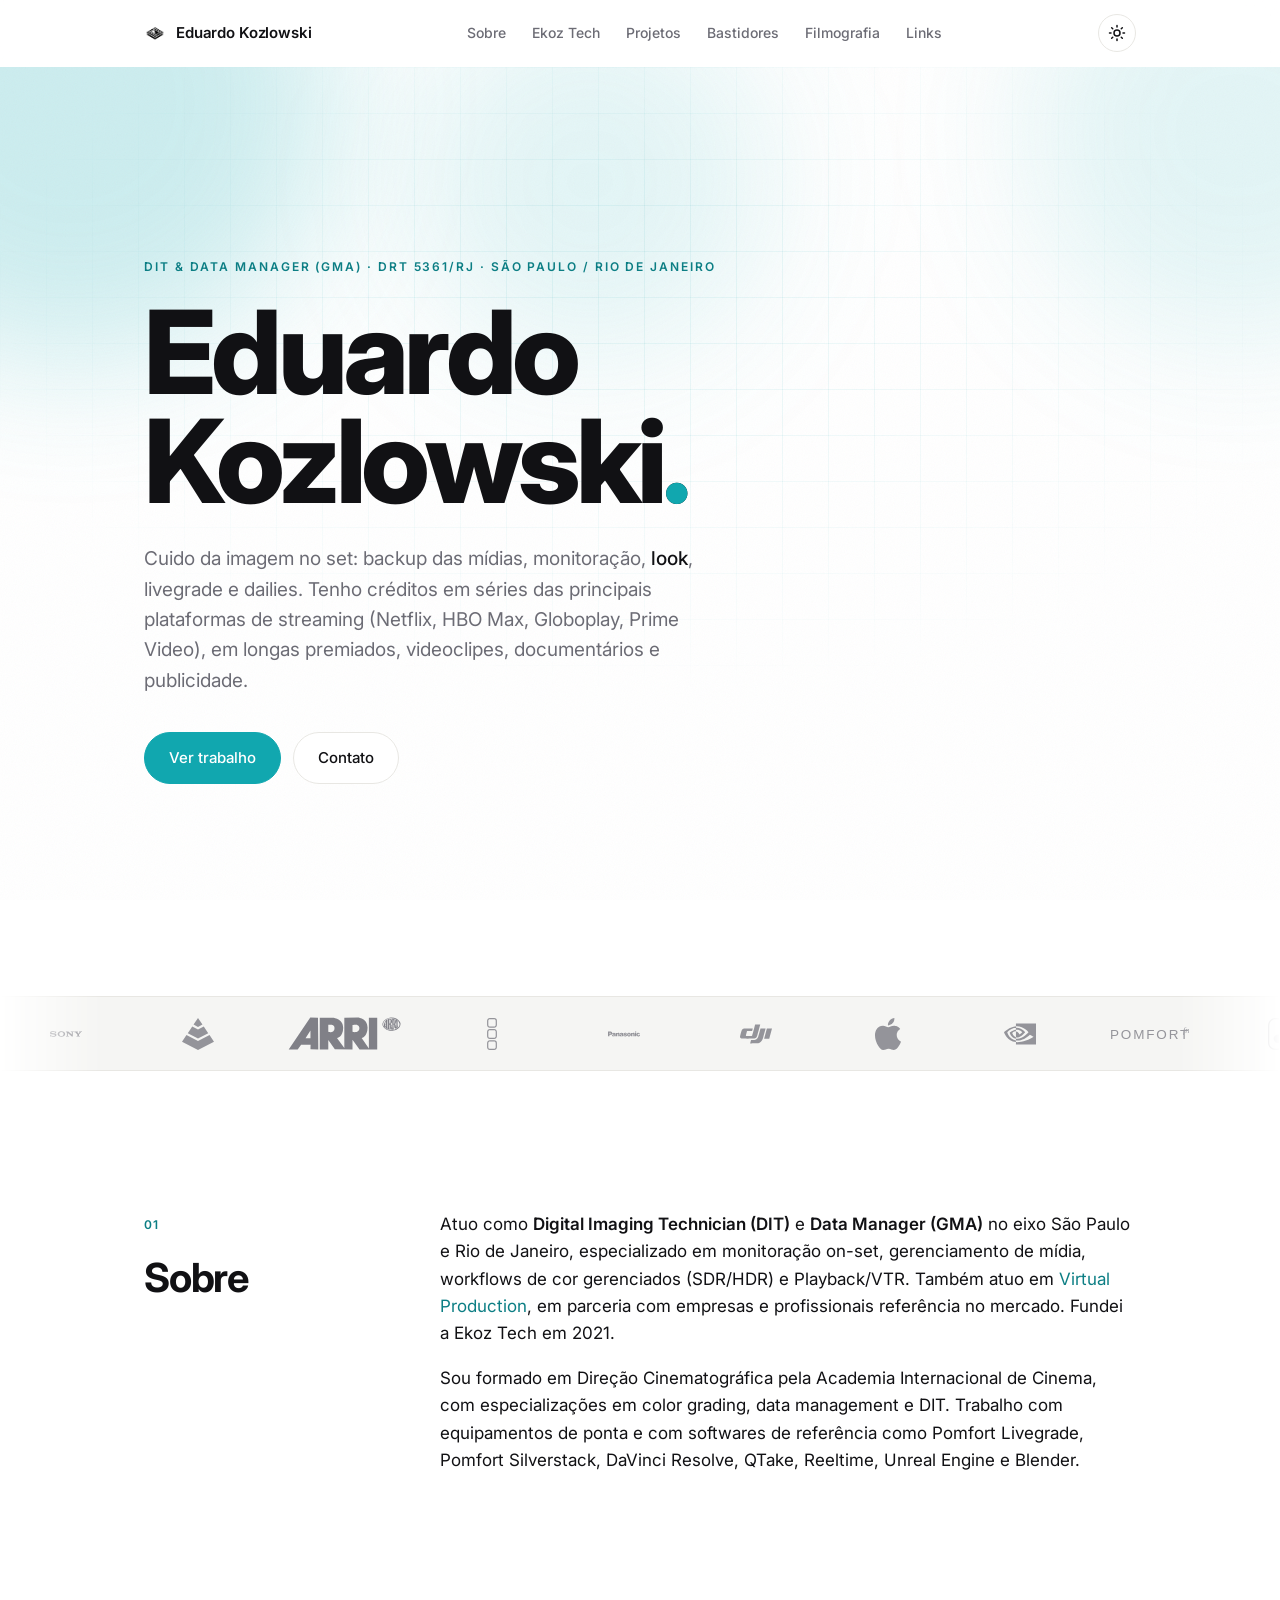
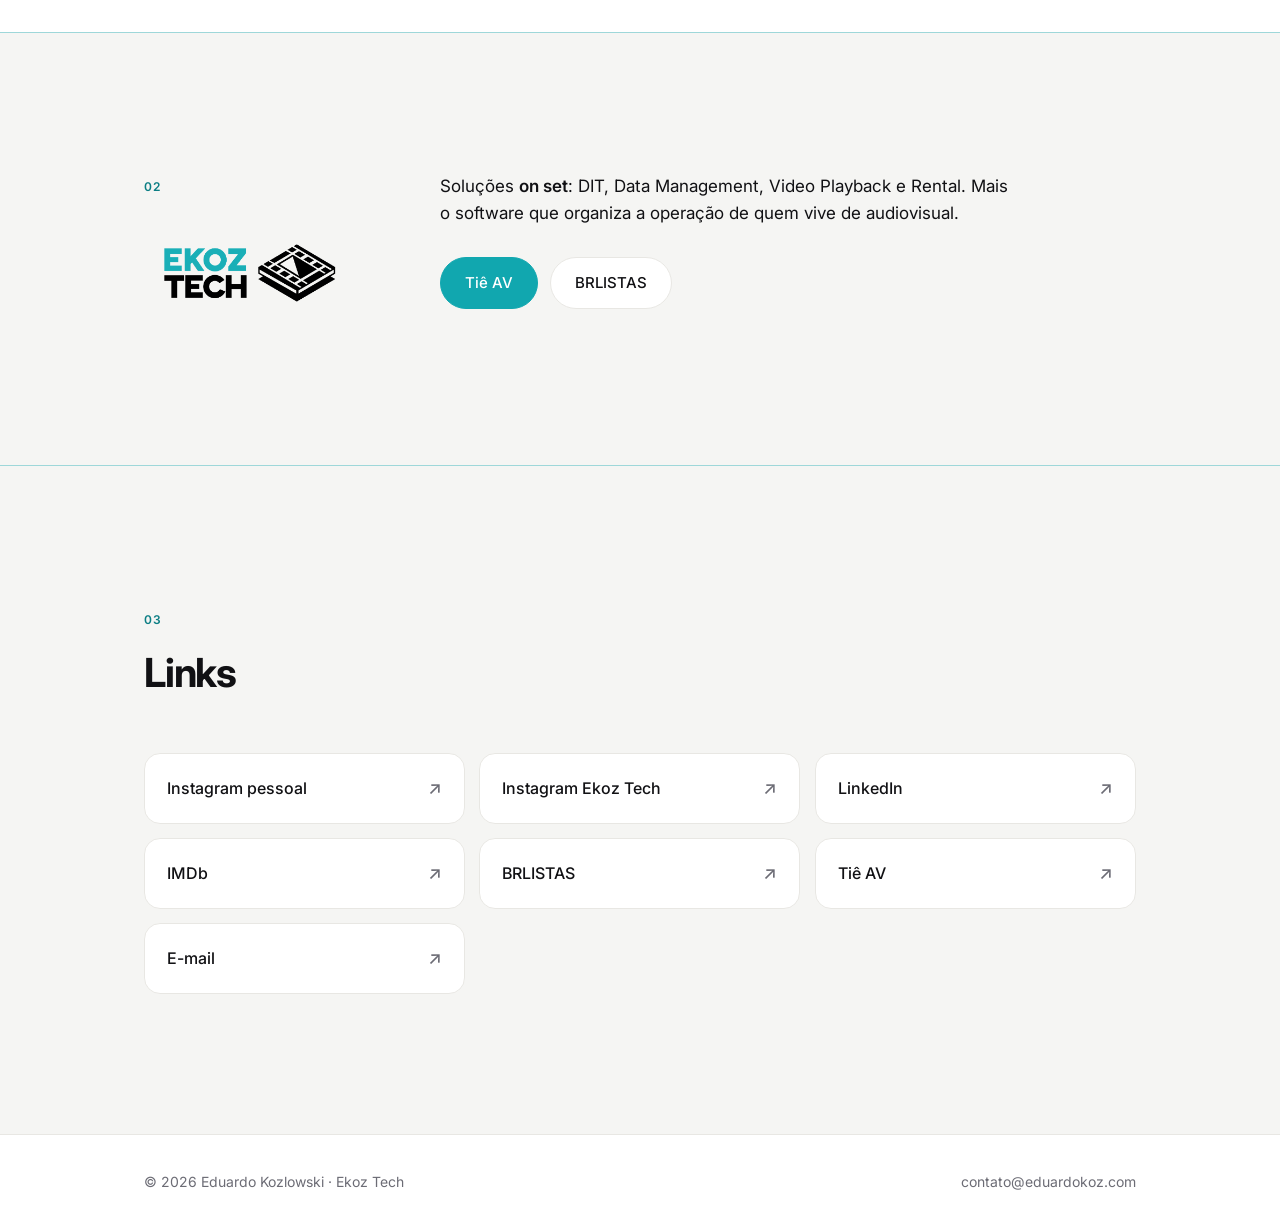
<file: index.html>
<!DOCTYPE html>
<html lang="pt-BR" data-theme="light">
<head>
  <meta charset="UTF-8" />
  <meta name="viewport" content="width=device-width, initial-scale=1.0" />
  <title>Eduardo Kozlowski · DIT · Técnico em Imagem Digital</title>
  <meta name="description" content="Eduardo Kozlowski, Técnico de Imagem Digital (DIT) e fundador da Ekoz Tech. Créditos em séries da Netflix, longas e publicidade. Portfólio, projetos e filmografia." />
  <meta name="theme-color" content="#ffffff" />

  <meta property="og:title" content="Eduardo Kozlowski · DIT · Ekoz Tech" />
  <meta property="og:description" content="Técnico de Imagem Digital. Séries Netflix, longas e publicidade." />
  <meta property="og:type" content="website" />
  <meta property="og:url" content="https://eduardokoz.com" />

  <!-- Evita flash de tema errado: define o tema antes do paint -->
  <script>
    (function () {
      try {
        var t = localStorage.getItem("theme");
        if (!t) t = matchMedia("(prefers-color-scheme: dark)").matches ? "dark" : "light";
        document.documentElement.classList.add("js");
        document.documentElement.setAttribute("data-theme", t);
      } catch (e) {}
    })();
  </script>

  <link rel="icon" type="image/png" href="assets/ekoz-symbol.png" />
  <link rel="apple-touch-icon" href="assets/ekoz-symbol.png" />
  <link rel="preconnect" href="https://fonts.googleapis.com" />
  <link rel="preconnect" href="https://fonts.gstatic.com" crossorigin />
  <link href="https://fonts.googleapis.com/css2?family=Inter:wght@400;500;600;700;800&display=swap" rel="stylesheet" />
  <link rel="stylesheet" href="styles.css" />
</head>
<body>
  <div class="progress" id="progress"></div>
  <div class="grain" aria-hidden="true"></div>

  <header class="nav" id="nav"></header>

  <main id="top">
    <!-- HERO -->
    <section class="hero">
      <div class="hero__aura" aria-hidden="true"><span></span><span></span><span></span></div>
      <div class="wrap hero__inner">
        <p class="hero__eyebrow reveal">DIT &amp; Data Manager (GMA) · DRT 5361/RJ · São Paulo / Rio de Janeiro</p>
        <h1 class="hero__title reveal" style="--d:1">
          Eduardo<br />Kozlowski<span class="hero__dot">.</span>
        </h1>
        <p class="hero__lead reveal" style="--d:2">
          Cuido da imagem no set: backup das mídias, monitoração, <em>look</em>, livegrade
          e dailies. Tenho créditos em séries das principais plataformas de
          streaming (Netflix, HBO Max, Globoplay, Prime Video), em longas premiados,
          videoclipes, documentários e publicidade.
        </p>
        <div class="hero__cta reveal" style="--d:3">
          <a class="btn btn--primary" href="#projetos">Ver trabalho</a>
          <a class="btn" href="mailto:contato@eduardokoz.com">Contato</a>
        </div>
        <div class="hero__social reveal" style="--d:4">
          <a class="social social--imdb" href="https://www.imdb.com/name/nm12542369/" target="_blank" rel="noopener" aria-label="IMDb">IMDb</a>
          <a class="social social--circle" href="https://www.instagram.com/edukoz_/" target="_blank" rel="noopener" aria-label="Instagram">
            <svg viewBox="0 0 24 24" width="19" height="19" fill="none" stroke="currentColor" stroke-width="2"><rect x="3" y="3" width="18" height="18" rx="5"/><circle cx="12" cy="12" r="4"/><circle cx="17.5" cy="6.5" r="1.1" fill="currentColor" stroke="none"/></svg>
          </a>
          <a class="social social--circle" href="https://www.linkedin.com/in/eduardo-kozlowski-293a231a4" target="_blank" rel="noopener" aria-label="LinkedIn">
            <svg viewBox="0 0 24 24" width="19" height="19" fill="currentColor"><path d="M4.98 3.5C4.98 4.88 3.87 6 2.5 6S0 4.88 0 3.5 1.12 1 2.5 1s2.48 1.12 2.48 2.5zM.5 8h4V23h-4V8zm7 0h3.8v2.05h.05c.53-1 1.83-2.05 3.77-2.05 4.03 0 4.78 2.65 4.78 6.1V23h-4v-6.6c0-1.57-.03-3.6-2.2-3.6-2.2 0-2.53 1.72-2.53 3.49V23h-4V8z"/></svg>
          </a>
        </div>
      </div>
    </section>

    <!-- MARQUEE / STACK -->
    <div class="marquee" aria-label="Equipamento e ferramentas">
      <div class="marquee__track" id="marquee"></div>
    </div>

    <!-- SOBRE -->
    <section id="sobre" class="section">
      <div class="wrap section__grid">
        <div class="section__head reveal">
          <span class="section__num">01</span>
          <h2>Sobre</h2>
        </div>
        <div class="section__body prose reveal" style="--d:1">
          <p>
            Atuo como <strong>Digital Imaging Technician (DIT)</strong> e
            <strong>Data Manager (GMA)</strong> no eixo São Paulo e Rio de Janeiro,
            especializado em monitoração on-set, gerenciamento de mídia, workflows de cor
            gerenciados (SDR/HDR) e Playback/VTR. Também atuo em <em>Virtual Production</em>,
            em parceria com empresas e profissionais referência no mercado. Fundei a
            Ekoz Tech em 2021.
          </p>
          <p>
            Sou formado em Direção Cinematográfica pela Academia Internacional de Cinema, com
            especializações em color grading, data management e DIT. Trabalho com equipamentos
            de ponta e com softwares de referência como Pomfort Livegrade, Pomfort Silverstack,
            DaVinci Resolve, QTake, Reeltime, Unreal Engine e Blender.
          </p>
        </div>
      </div>
    </section>

    <!-- EKOZ TECH -->
    <section id="ekoz" class="section section--alt">
      <div class="wrap section__grid">
        <div class="section__head reveal">
          <span class="section__num">02</span>
          <img class="ekoz-logo" src="assets/ekoz-logo.png" alt="Ekoz Tech" />
        </div>
        <div class="section__body reveal" style="--d:1">
          <p class="ekoz-intro">
            Soluções <strong>on set</strong>: DIT, Data Management, Video Playback e Rental.
            Mais o software que organiza a operação de quem vive de audiovisual.
          </p>
          <div class="hero__cta">
            <a class="btn btn--primary" href="https://tieav.com" target="_blank" rel="noopener">Tiê AV</a>
            <a class="btn" href="https://brlistas.com" target="_blank" rel="noopener">BRLISTAS</a>
          </div>
        </div>
      </div>
    </section>

    <!-- LINKS -->
    <section id="links" class="section section--alt">
      <div class="wrap">
        <div class="section__title reveal">
          <span class="section__num">03</span>
          <h2>Links</h2>
        </div>
        <div id="links-grid" class="links"></div>
      </div>
    </section>
  </main>

  <footer class="footer" id="site-footer"></footer>

  <script src="script.js"></script>
</body>
</html>
</file>
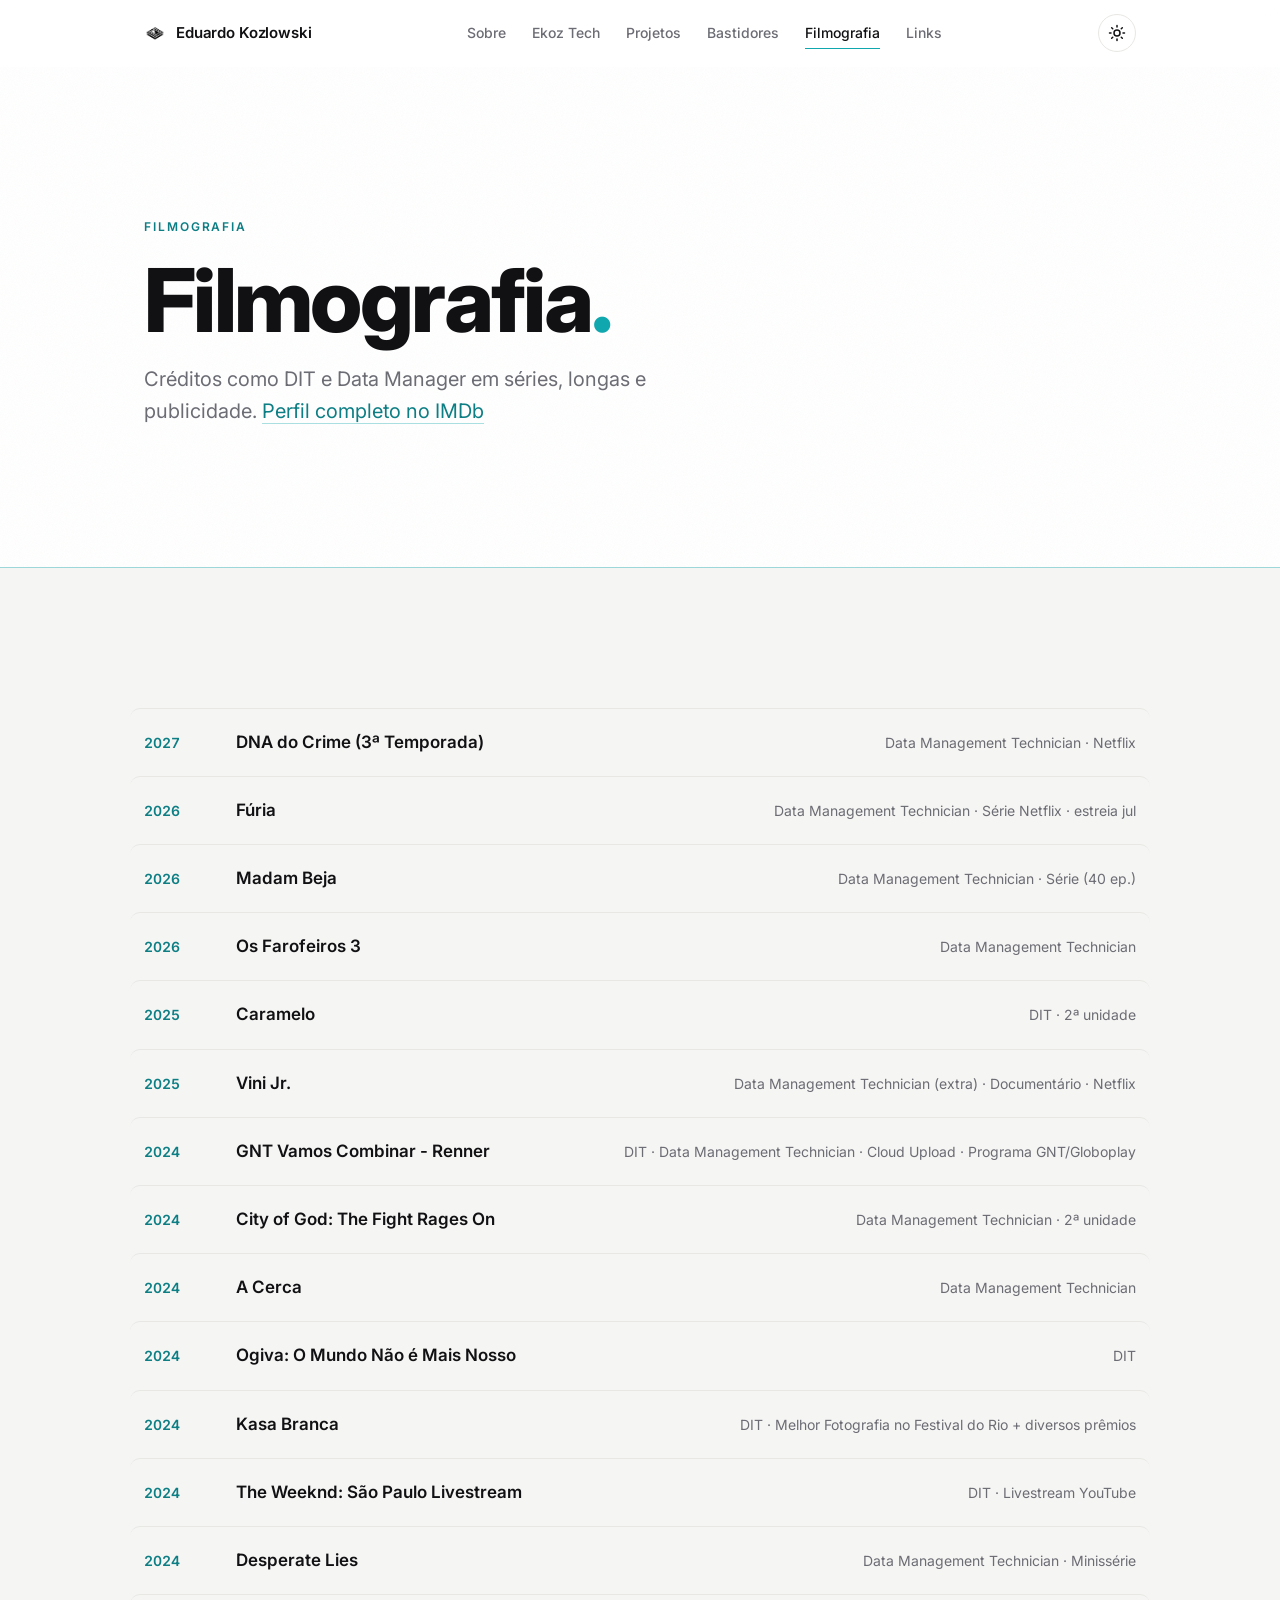
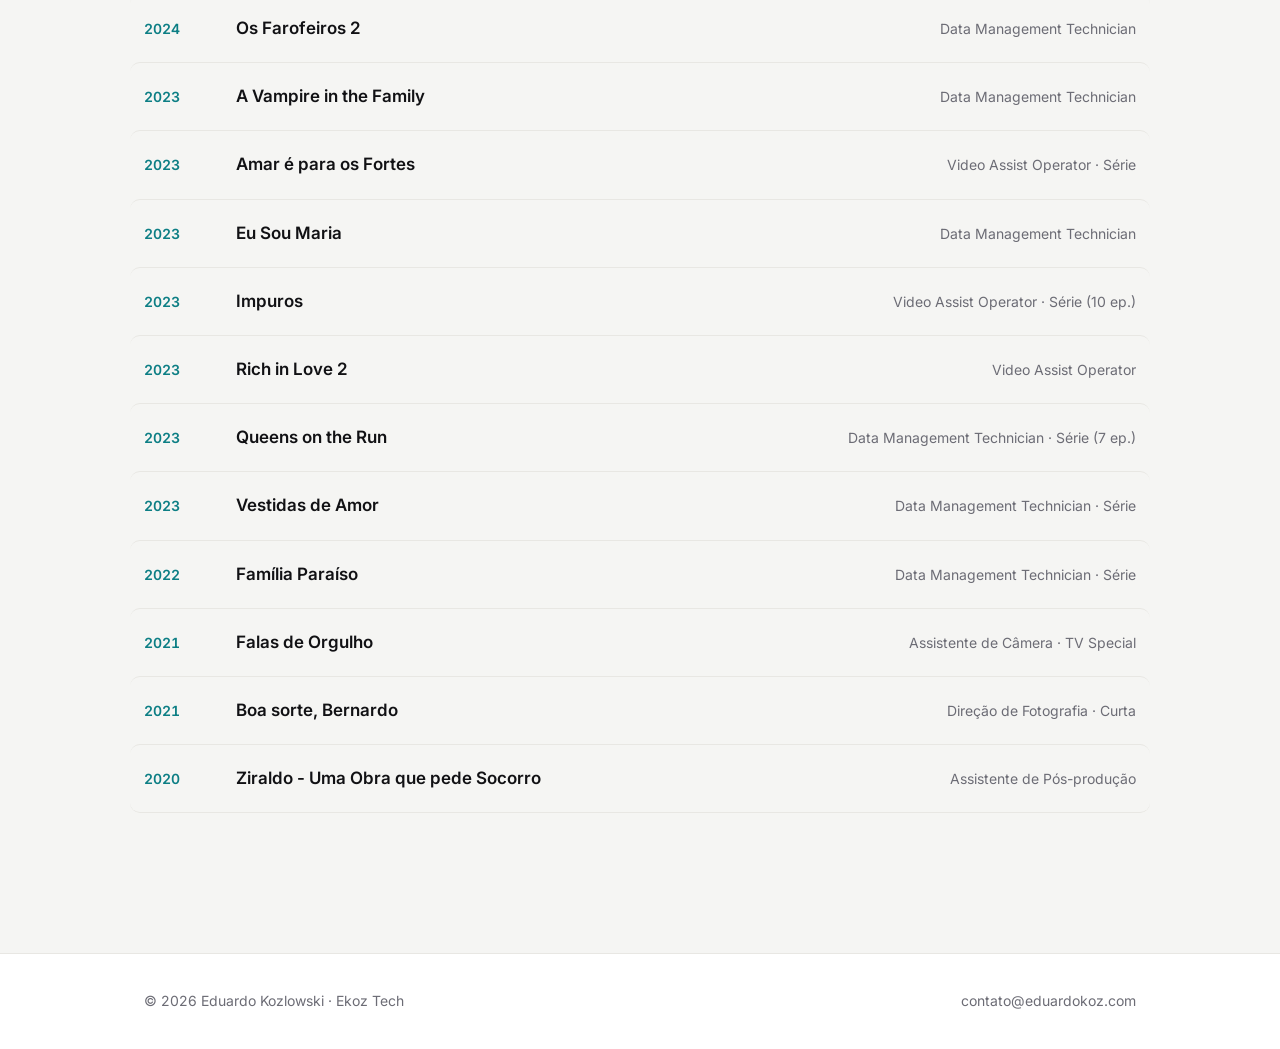
<file: filmografia.html>
<!DOCTYPE html>
<html lang="pt-BR" data-theme="light">
<head>
  <meta charset="UTF-8" />
  <meta name="viewport" content="width=device-width, initial-scale=1.0" />
  <title>Filmografia · Eduardo Kozlowski</title>
  <meta name="description" content="Filmografia de Eduardo Kozlowski: créditos como DIT e Data Manager em séries, longas e publicidade." />
  <meta name="theme-color" content="#ffffff" />

  <script>
    (function () {
      try {
        var t = localStorage.getItem("theme");
        if (!t) t = matchMedia("(prefers-color-scheme: dark)").matches ? "dark" : "light";
        document.documentElement.classList.add("js");
        document.documentElement.setAttribute("data-theme", t);
      } catch (e) {}
    })();
  </script>

  <link rel="icon" type="image/png" href="assets/ekoz-symbol.png" />
  <link rel="apple-touch-icon" href="assets/ekoz-symbol.png" />
  <link rel="preconnect" href="https://fonts.googleapis.com" />
  <link rel="preconnect" href="https://fonts.gstatic.com" crossorigin />
  <link href="https://fonts.googleapis.com/css2?family=Inter:wght@400;500;600;700;800&display=swap" rel="stylesheet" />
  <link rel="stylesheet" href="styles.css" />
</head>
<body>
  <div class="progress" id="progress"></div>
  <div class="grain" aria-hidden="true"></div>

  <header class="nav" id="nav"></header>

  <main>
    <section class="section page-head">
      <div class="wrap">
        <p class="hero__eyebrow reveal">Filmografia</p>
        <h1 class="page-head__title reveal" style="--d:1">Filmografia<span class="hero__dot">.</span></h1>
        <p class="page-head__lead reveal" style="--d:2">
          Créditos como DIT e Data Manager em séries, longas e publicidade.
          <a href="https://www.imdb.com/name/nm12542369/" target="_blank" rel="noopener">Perfil completo no IMDb</a>
        </p>
      </div>
    </section>

    <section class="section section--alt">
      <div class="wrap">
        <ul id="credits" class="credits"></ul>
      </div>
    </section>
  </main>

  <footer class="footer" id="site-footer"></footer>

  <script src="script.js"></script>
</body>
</html>
</file>
<file: styles.css>
/* =========================================================================
   Eduardo Kozlowski — portfólio
   Tema claro/escuro · animações vanilla · sem dependências
   ========================================================================= */

:root {
  --bg: #ffffff;
  --bg-alt: #f5f5f3;
  --surface: #ffffff;
  --text: #111114;
  --muted: #6c6c75;
  --line: #e8e7e3;
  --brand: #11a7af;
  --brand-2: #1aafb7;
  --brand-ink: #0c7e84;
  --grid: rgba(17, 167, 175, 0.07);
  --aura-1: rgba(26, 175, 183, 0.22);
  --aura-2: rgba(26, 175, 183, 0.12);
  --shadow: 0 18px 50px rgba(20, 20, 25, 0.10);
  --radius: 16px;
  --maxw: 1040px;
  --space: clamp(72px, 11vw, 140px);
  --ease: cubic-bezier(0.22, 1, 0.36, 1);
}

html[data-theme="dark"] {
  --bg: #0a0c0d;
  --bg-alt: #101315;
  --surface: #14181a;
  --text: #f2f4f4;
  --muted: #9aa1a4;
  --line: #242a2d;
  --brand: #2fd4dd;
  --brand-2: #2fd4dd;
  --brand-ink: #7cebf1;
  --grid: rgba(47, 212, 221, 0.07);
  --aura-1: rgba(47, 212, 221, 0.20);
  --aura-2: rgba(47, 212, 221, 0.08);
  --shadow: 0 22px 60px rgba(0, 0, 0, 0.55);
}

* { box-sizing: border-box; }

html { scroll-behavior: smooth; }

body {
  margin: 0;
  font-family: "Inter", system-ui, -apple-system, sans-serif;
  color: var(--text);
  background: var(--bg);
  line-height: 1.6;
  -webkit-font-smoothing: antialiased;
  overflow-x: hidden;
  transition: background 0.4s var(--ease), color 0.4s var(--ease);
}

a { color: inherit; }

.wrap {
  width: 100%;
  max-width: var(--maxw);
  margin: 0 auto;
  padding: 0 24px;
}

/* Grão sutil para textura high-end */
.grain {
  position: fixed;
  inset: 0;
  z-index: 1;
  pointer-events: none;
  opacity: 0.04;
  background-image: url("data:image/svg+xml,%3Csvg xmlns='http://www.w3.org/2000/svg' width='160' height='160'%3E%3Cfilter id='n'%3E%3CfeTurbulence type='fractalNoise' baseFrequency='0.9' numOctaves='2'/%3E%3C/filter%3E%3Crect width='100%25' height='100%25' filter='url(%23n)'/%3E%3C/svg%3E");
}
html[data-theme="dark"] .grain { opacity: 0.06; }

/* Barra de progresso de scroll */
.progress {
  position: fixed;
  top: 0;
  left: 0;
  height: 2px;
  width: 0;
  z-index: 60;
  background: linear-gradient(90deg, var(--brand), var(--brand-ink));
  transition: width 0.1s linear;
}

/* =========================== NAV =========================== */
.nav {
  position: sticky;
  top: 0;
  z-index: 50;
  background: color-mix(in srgb, var(--bg) 72%, transparent);
  backdrop-filter: saturate(180%) blur(14px);
  border-bottom: 1px solid transparent;
  transition: border-color 0.3s, background 0.3s;
}
.nav.scrolled { border-bottom-color: var(--line); }
.nav__inner {
  display: flex;
  align-items: center;
  justify-content: space-between;
  height: 66px;
  gap: 20px;
}
.nav__brand {
  display: inline-flex;
  align-items: center;
  gap: 10px;
  font-weight: 600;
  font-size: 15px;
  text-decoration: none;
  letter-spacing: -0.01em;
  white-space: nowrap;
}
.nav__mark { width: 22px; height: 22px; object-fit: contain; }
html[data-theme="dark"] .nav__mark { filter: invert(1) brightness(1.6); }
.nav__links { display: flex; gap: 26px; }
.nav__links a {
  position: relative;
  text-decoration: none;
  color: var(--muted);
  font-size: 14px;
  font-weight: 500;
  transition: color 0.2s;
}
.nav__links a::after {
  content: "";
  position: absolute;
  left: 0;
  bottom: -5px;
  width: 100%;
  height: 1.5px;
  background: var(--brand);
  transform: scaleX(0);
  transform-origin: left;
  transition: transform 0.3s var(--ease);
}
.nav__links a:hover { color: var(--text); }
.nav__links a:hover::after { transform: scaleX(1); }

.theme-toggle {
  display: grid;
  place-items: center;
  width: 38px;
  height: 38px;
  border-radius: 50%;
  border: 1px solid var(--line);
  background: var(--surface);
  color: var(--text);
  cursor: pointer;
  flex-shrink: 0;
  transition: transform 0.2s, border-color 0.2s, background 0.3s;
}
.theme-toggle:hover { transform: rotate(15deg); border-color: var(--brand); }
.theme-toggle .ico { position: absolute; transition: opacity 0.3s, transform 0.4s var(--ease); }
html[data-theme="light"] .ico--moon { opacity: 0; transform: scale(0.4) rotate(-90deg); }
html[data-theme="light"] .ico--sun { opacity: 1; }
html[data-theme="dark"] .ico--sun { opacity: 0; transform: scale(0.4) rotate(90deg); }
html[data-theme="dark"] .ico--moon { opacity: 1; }

/* =========================== HERO =========================== */
.hero {
  position: relative;
  padding: clamp(90px, 17vw, 190px) 0 var(--space);
  overflow: hidden;
}
.hero__inner { position: relative; z-index: 2; }
.hero__aura { position: absolute; inset: -20% -10% auto -10%; z-index: 0; height: 130%; }
.hero__aura span {
  position: absolute;
  border-radius: 50%;
  filter: blur(70px);
  will-change: transform;
}
.hero__aura span:nth-child(1) {
  width: 520px; height: 520px; left: -60px; top: -40px;
  background: var(--aura-1);
  animation: drift1 16s var(--ease) infinite alternate;
}
.hero__aura span:nth-child(2) {
  width: 420px; height: 420px; right: -40px; top: 40px;
  background: var(--aura-2);
  animation: drift2 20s var(--ease) infinite alternate;
}
.hero__aura span:nth-child(3) {
  width: 360px; height: 360px; left: 35%; top: 120px;
  background: var(--aura-2);
  animation: drift1 24s var(--ease) infinite alternate-reverse;
}
@keyframes drift1 { to { transform: translate3d(60px, 40px, 0) scale(1.15); } }
@keyframes drift2 { to { transform: translate3d(-50px, 30px, 0) scale(1.1); } }

.hero__eyebrow {
  text-transform: uppercase;
  letter-spacing: 0.16em;
  font-size: 12px;
  font-weight: 600;
  color: var(--brand-ink);
  margin: 0 0 22px;
}
.hero__title {
  font-size: clamp(52px, 11vw, 116px);
  line-height: 0.94;
  letter-spacing: -0.04em;
  font-weight: 800;
  margin: 0 0 28px;
}
.hero__dot { color: var(--brand); }
.hero__lead {
  font-size: clamp(15px, 1.9vw, 19px);
  color: var(--muted);
  max-width: 580px;
  margin: 0 0 36px;
}
.hero__lead em { color: var(--text); font-style: normal; font-weight: 500; }
.hero__cta { display: flex; flex-wrap: wrap; gap: 12px; }

.hero__social { display: flex; align-items: center; gap: 10px; margin-top: 28px; }
.social {
  display: grid;
  place-items: center;
  width: 44px;
  height: 44px;
  border: 1px solid var(--line);
  border-radius: 50%;
  background: var(--surface);
  color: var(--text);
  text-decoration: none;
  transition: transform 0.18s var(--ease), border-color 0.2s, color 0.2s, box-shadow 0.2s;
}
.social--imdb { font-weight: 700; font-size: 11px; letter-spacing: -0.01em; }
.social:hover { transform: translateY(-2px); border-color: var(--brand); color: var(--brand); box-shadow: var(--shadow); }

/* =========================== BOTÕES =========================== */
.btn {
  position: relative;
  display: inline-flex;
  align-items: center;
  gap: 8px;
  padding: 13px 24px;
  border-radius: 999px;
  border: 1px solid var(--line);
  background: var(--surface);
  color: var(--text);
  text-decoration: none;
  font-size: 15px;
  font-weight: 500;
  overflow: hidden;
  transition: transform 0.18s var(--ease), border-color 0.2s, box-shadow 0.2s;
}
.btn:hover { transform: translateY(-2px); border-color: color-mix(in srgb, var(--text) 22%, transparent); box-shadow: var(--shadow); }
.btn--primary {
  background: var(--brand);
  color: #fff;
  border-color: var(--brand);
}
html[data-theme="dark"] .btn--primary { color: #04201f; }
.btn--primary:hover { background: var(--brand-2); border-color: var(--brand-2); }

/* =========================== MARQUEE =========================== */
.marquee {
  border-top: 1px solid var(--line);
  border-bottom: 1px solid var(--line);
  background: var(--bg-alt);
  overflow: hidden;
  padding: 18px 0;
  -webkit-mask-image: linear-gradient(90deg, transparent, #000 8%, #000 92%, transparent);
  mask-image: linear-gradient(90deg, transparent, #000 8%, #000 92%, transparent);
}
.marquee__track {
  display: flex;
  align-items: center;
  gap: 0;
  width: max-content;
  animation: scrollx 38s linear infinite;
}
.marquee:hover .marquee__track { animation-play-state: paused; }
.marquee__brand {
  display: inline-block;
  width: 84px;
  height: 32px;
  margin: 0 24px;
  background: var(--muted);
  -webkit-mask: var(--logo) no-repeat center / contain;
  mask: var(--logo) no-repeat center / contain;
  opacity: 0.7;
  transition: opacity 0.25s, background 0.25s;
}
.marquee__brand--arri { width: 114px; height: 37px; opacity: 0.85; }
.marquee__brand:hover { opacity: 1; background: var(--brand); }
@keyframes scrollx { to { transform: translateX(-50%); } }

/* =========================== SECTIONS =========================== */
.section { position: relative; z-index: 2; padding: var(--space) 0; }
.section--alt { background: var(--bg-alt); }
/* linha ciano dividindo seções (separador visível nos dois temas) */
.section + .section { border-top: 1px solid color-mix(in srgb, var(--brand) 38%, transparent); }
.section__grid { display: grid; grid-template-columns: 240px 1fr; gap: 56px; }
.section__num {
  display: inline-block;
  font-size: 12px;
  font-weight: 600;
  letter-spacing: 0.1em;
  color: var(--brand-ink);
  margin-bottom: 12px;
}
.section__head h2,
.section__title h2 {
  font-size: clamp(28px, 4.5vw, 40px);
  letter-spacing: -0.03em;
  font-weight: 700;
  margin: 0;
}
.section__title { margin-bottom: 48px; max-width: 640px; }
.section__title p { color: var(--muted); margin: 12px 0 0; }
.section__title a { color: var(--brand-ink); text-decoration: none; border-bottom: 1px solid color-mix(in srgb, var(--brand) 35%, transparent); }
.section__title a:hover { border-bottom-color: var(--brand); }

.prose p { margin: 0 0 18px; font-size: 17px; color: var(--text); }
.prose strong { font-weight: 600; }
.prose em { color: var(--brand-ink); font-style: normal; }

.ekoz-logo { width: clamp(160px, 22vw, 210px); height: auto; display: block; margin: 12px 0 0; }
html[data-theme="dark"] .ekoz-logo { filter: brightness(0) invert(1); }

.ekoz-intro { font-size: 17px; color: var(--text); line-height: 1.6; max-width: 580px; margin: 0 0 30px; }
.ekoz-intro strong { font-weight: 600; }

/* =========================== VÍDEOS =========================== */
.videos { display: grid; grid-template-columns: repeat(auto-fill, minmax(210px, 1fr)); gap: 22px; }
.video { display: flex; flex-direction: column; }
.video__frame {
  position: relative;
  aspect-ratio: 16 / 9;
  border-radius: var(--radius);
  overflow: hidden;
  background: #000;
  border: 1px solid var(--line);
}
.video__frame img,
.video__frame iframe { position: absolute; inset: 0; width: 100%; height: 100%; border: 0; object-fit: cover; }
.video__frame img { transition: transform 0.5s var(--ease), opacity 0.3s; }
.video:hover .video__frame img { transform: scale(1.05); }
.video__play { position: absolute; inset: 0; display: grid; place-items: center; cursor: pointer; transition: background 0.3s; }
.video__play:hover { background: rgba(0, 0, 0, 0.15); }
.video__play::after {
  content: "";
  width: 52px; height: 52px;
  border-radius: 50%;
  background: rgba(255, 255, 255, 0.94) url("data:image/svg+xml,%3Csvg xmlns='http://www.w3.org/2000/svg' viewBox='0 0 24 24' fill='%2311a7af'%3E%3Cpath d='M8 5v14l11-7z'/%3E%3C/svg%3E") no-repeat center / 26px;
  box-shadow: 0 8px 24px rgba(0, 0, 0, 0.3);
  transition: transform 0.2s var(--ease);
}
.video__play:hover::after { transform: scale(1.1); }
.video__meta { padding: 18px 2px 0; }
.video__title { font-weight: 600; font-size: 16px; margin: 0; }
.video__tag { color: var(--muted); font-size: 13px; margin: 4px 0 0; }

/* =========================== GALERIA (mosaico compacto) =========================== */
.gallery {
  display: grid;
  grid-template-columns: repeat(auto-fill, minmax(150px, 1fr));
  gap: 10px;
}
.gallery__item {
  position: relative;
  display: block;
  width: 100%;
  padding: 0;
  appearance: none;
  -webkit-tap-highlight-color: transparent;
  aspect-ratio: 1;
  border-radius: 10px;
  overflow: hidden;
  cursor: zoom-in;
  background: var(--bg-alt);
  border: 1px solid var(--line);
}
.gallery__item img {
  position: absolute;
  inset: 0;
  width: 100%;
  height: 100%;
  object-fit: cover;
  object-position: center 25%; /* viés pro topo: nunca corta a cabeça nas miniaturas verticais */
  transition: transform 0.5s var(--ease);
}
.gallery__item::after {
  content: "";
  position: absolute;
  inset: 0;
  background: linear-gradient(180deg, transparent 55%, rgba(0, 0, 0, 0.22));
  opacity: 0;
  transition: opacity 0.3s;
}
.gallery__item:hover img { transform: scale(1.07); }
.gallery__item:hover::after { opacity: 1; }
@media (max-width: 520px) { .gallery { grid-template-columns: repeat(auto-fill, minmax(110px, 1fr)); gap: 8px; } }

/* LIGHTBOX */
.lightbox {
  position: fixed;
  inset: 0;
  z-index: 100;
  background: rgba(6, 7, 8, 0.94);
  display: grid;
  place-items: center;
  padding: 24px;
  animation: fade 0.25s var(--ease);
}
.lightbox[hidden] { display: none; }
.lightbox__img { max-width: min(92vw, 1200px); max-height: 88vh; border-radius: 12px; box-shadow: 0 30px 80px rgba(0, 0, 0, 0.6); animation: pop 0.3s var(--ease); }
.lightbox__close { position: absolute; top: 18px; right: 22px; background: none; border: 0; color: #fff; font-size: 42px; line-height: 1; cursor: pointer; opacity: 0.85; z-index: 2; }
.lightbox__close:hover { opacity: 1; }
.lightbox__nav {
  position: absolute;
  top: 50%;
  transform: translateY(-50%);
  width: 52px;
  height: 52px;
  display: grid;
  place-items: center;
  border: 0;
  border-radius: 50%;
  background: rgba(255, 255, 255, 0.12);
  color: #fff;
  font-size: 30px;
  line-height: 1;
  cursor: pointer;
  z-index: 2;
  transition: background 0.2s;
}
.lightbox__nav:hover { background: rgba(255, 255, 255, 0.24); }
.lightbox__nav--prev { left: 16px; }
.lightbox__nav--next { right: 16px; }
.lightbox__count { position: absolute; bottom: 22px; left: 50%; transform: translateX(-50%); color: rgba(255, 255, 255, 0.78); font-size: 14px; font-variant-numeric: tabular-nums; }
@media (max-width: 560px) {
  .lightbox__nav { width: 44px; height: 44px; font-size: 26px; }
  .lightbox__nav--prev { left: 8px; }
  .lightbox__nav--next { right: 8px; }
  .lightbox { padding: 12px; }
  .lightbox__img { max-width: 96vw; max-height: 82vh; }
}

/* Página de Projetos */
.page-head { padding-top: clamp(90px, 14vw, 150px); }
.page-head__title { font-size: clamp(46px, 9vw, 88px); line-height: 0.96; letter-spacing: -0.03em; font-weight: 800; margin: 18px 0 20px; }
.page-head__lead { font-size: clamp(16px, 2.2vw, 20px); color: var(--muted); max-width: 560px; margin: 0; }
.page-head__lead a { color: var(--brand-ink); text-decoration: none; border-bottom: 1px solid color-mix(in srgb, var(--brand) 35%, transparent); }
.page-head__lead a:hover { border-bottom-color: var(--brand); }

/* item ativo do menu */
.nav__links a[aria-current="page"] { color: var(--text); }
.nav__links a[aria-current="page"]::after { transform: scaleX(1); }
@keyframes fade { from { opacity: 0; } }
@keyframes pop { from { opacity: 0; transform: scale(0.96); } }

/* =========================== CRÉDITOS =========================== */
.credits { list-style: none; margin: 0; padding: 0; }
.credit {
  display: grid;
  grid-template-columns: 70px 1fr auto;
  gap: 22px;
  align-items: baseline;
  padding: 20px 14px;
  margin: 0 -14px;
  border-top: 1px solid var(--line);
  border-radius: 10px;
  transition: background 0.25s, padding 0.25s;
}
.credits .credit:last-child { border-bottom: 1px solid var(--line); }
.credit:hover { background: var(--bg-alt); }
.credit__year { color: var(--brand-ink); font-variant-numeric: tabular-nums; font-size: 14px; font-weight: 600; }
.credit__title { font-weight: 600; font-size: 17px; }
.credit__role { color: var(--muted); font-size: 14px; text-align: right; }

/* =========================== LINKS =========================== */
.links { display: grid; grid-template-columns: repeat(auto-fill, minmax(260px, 1fr)); gap: 14px; }
.link {
  display: flex;
  align-items: center;
  justify-content: space-between;
  padding: 20px 22px;
  border: 1px solid var(--line);
  border-radius: var(--radius);
  text-decoration: none;
  background: var(--surface);
  font-weight: 500;
  transition: transform 0.2s var(--ease), border-color 0.2s, box-shadow 0.2s;
}
.link:hover { transform: translateY(-3px); border-color: var(--brand); box-shadow: var(--shadow); }
.link__arrow { color: var(--muted); font-size: 18px; transition: transform 0.25s var(--ease), color 0.2s; }
.link:hover .link__arrow { transform: translate(3px, -3px); color: var(--brand); }

/* =========================== FOOTER =========================== */
.footer { position: relative; z-index: 2; border-top: 1px solid var(--line); padding: 36px 0; }
.footer__inner { display: flex; flex-wrap: wrap; gap: 12px; justify-content: space-between; color: var(--muted); font-size: 14px; }
.footer__inner a { text-decoration: none; }
.footer__inner a:hover { color: var(--text); }

/* =========================== REVEAL (scroll) =========================== */
.reveal {
  opacity: 0;
  transform: translateY(22px);
  filter: blur(10px);
  transition: opacity 0.8s var(--ease), transform 0.8s var(--ease), filter 0.8s var(--ease);
  transition-delay: calc(var(--d, 0) * 90ms);
}
.reveal.is-in { filter: blur(0); }
.reveal.is-in { opacity: 1; transform: none; }
/* sem JS, o conteúdo aparece normalmente (não fica preso invisível) */
html:not(.js) .reveal { opacity: 1 !important; transform: none !important; filter: none !important; }

/* =========================== RESPONSIVE =========================== */
@media (max-width: 820px) {
  /* menu visível no celular: marca + tema na 1ª linha, links quebram abaixo */
  .nav__inner { flex-wrap: wrap; height: auto; padding: 11px 0; row-gap: 9px; }
  .nav__brand { order: 1; }
  .theme-toggle { order: 2; }
  .nav__links {
    order: 3;
    width: 100%;
    flex-wrap: wrap;
    gap: 9px 18px;
    font-size: 13px;
  }
  .section__grid { grid-template-columns: 1fr; gap: 24px; }
  .credit { grid-template-columns: 56px 1fr; }
  .credit__role { grid-column: 2; text-align: left; }
}

/* =========================== REDUCED MOTION =========================== */
@media (prefers-reduced-motion: reduce) {
  html { scroll-behavior: auto; }
  .reveal { opacity: 1; transform: none; filter: none; transition: none; }
  .hero__aura span, .marquee__track, .hero__title, .hero::before { animation: none; }
  * { transition-duration: 0.001ms !important; }
}

/* =========================== Toques futuristas =========================== */
/* reserva a altura da nav (preenchida via JS) pra não dar salto no carregamento */
.nav { min-height: 65px; }

/* nome do hero com um brilho ciano passando devagar */
.hero__title {
  background: linear-gradient(100deg, var(--text) 0%, var(--text) 42%, var(--brand) 50%, var(--text) 58%, var(--text) 100%);
  background-size: 220% 100%;
  -webkit-background-clip: text;
  background-clip: text;
  -webkit-text-fill-color: transparent;
  color: transparent;
  animation: sheen 7s ease-in-out infinite;
}
.hero__dot { -webkit-text-fill-color: var(--brand); }
@keyframes sheen {
  0%, 100% { background-position: 130% 0; }
  50% { background-position: -30% 0; }
}

/* grade techno sutil derivando no fundo do hero */
.hero::before {
  content: "";
  position: absolute;
  inset: 0;
  z-index: 0;
  pointer-events: none;
  background-image:
    linear-gradient(to right, var(--grid) 1px, transparent 1px),
    linear-gradient(to bottom, var(--grid) 1px, transparent 1px);
  background-size: 46px 46px;
  -webkit-mask-image: radial-gradient(ellipse 75% 55% at 50% 28%, #000 25%, transparent 72%);
  mask-image: radial-gradient(ellipse 75% 55% at 50% 28%, #000 25%, transparent 72%);
  animation: griddrift 26s linear infinite;
}
@keyframes griddrift { to { background-position: 46px 46px, 46px 46px; } }

/* glow ciano nos elementos de marca ao passar o mouse */
.btn--primary:hover { box-shadow: var(--shadow), 0 0 34px color-mix(in srgb, var(--brand) 40%, transparent); }
.social:hover, .link:hover { box-shadow: var(--shadow), 0 0 26px color-mix(in srgb, var(--brand) 26%, transparent); }

/* tilt 3D dos cards */
.tilt { will-change: transform; }
</file>
